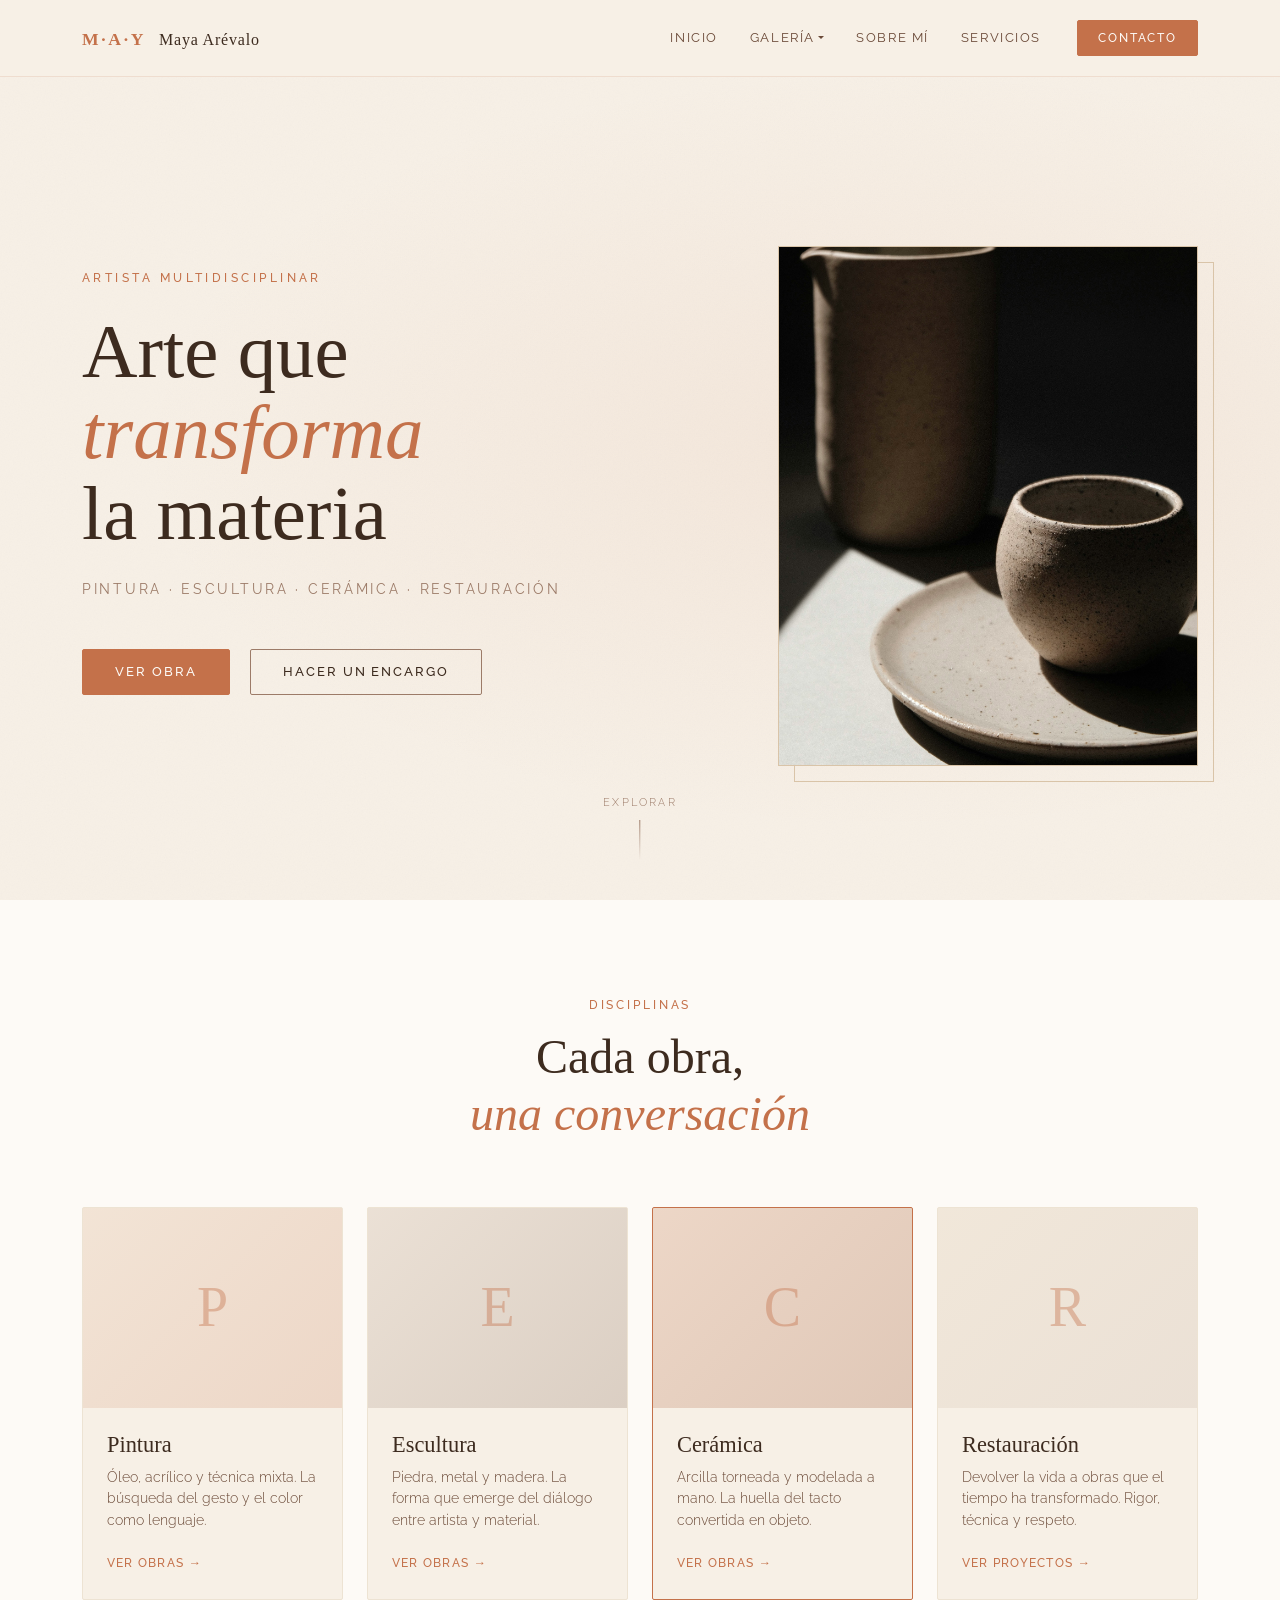
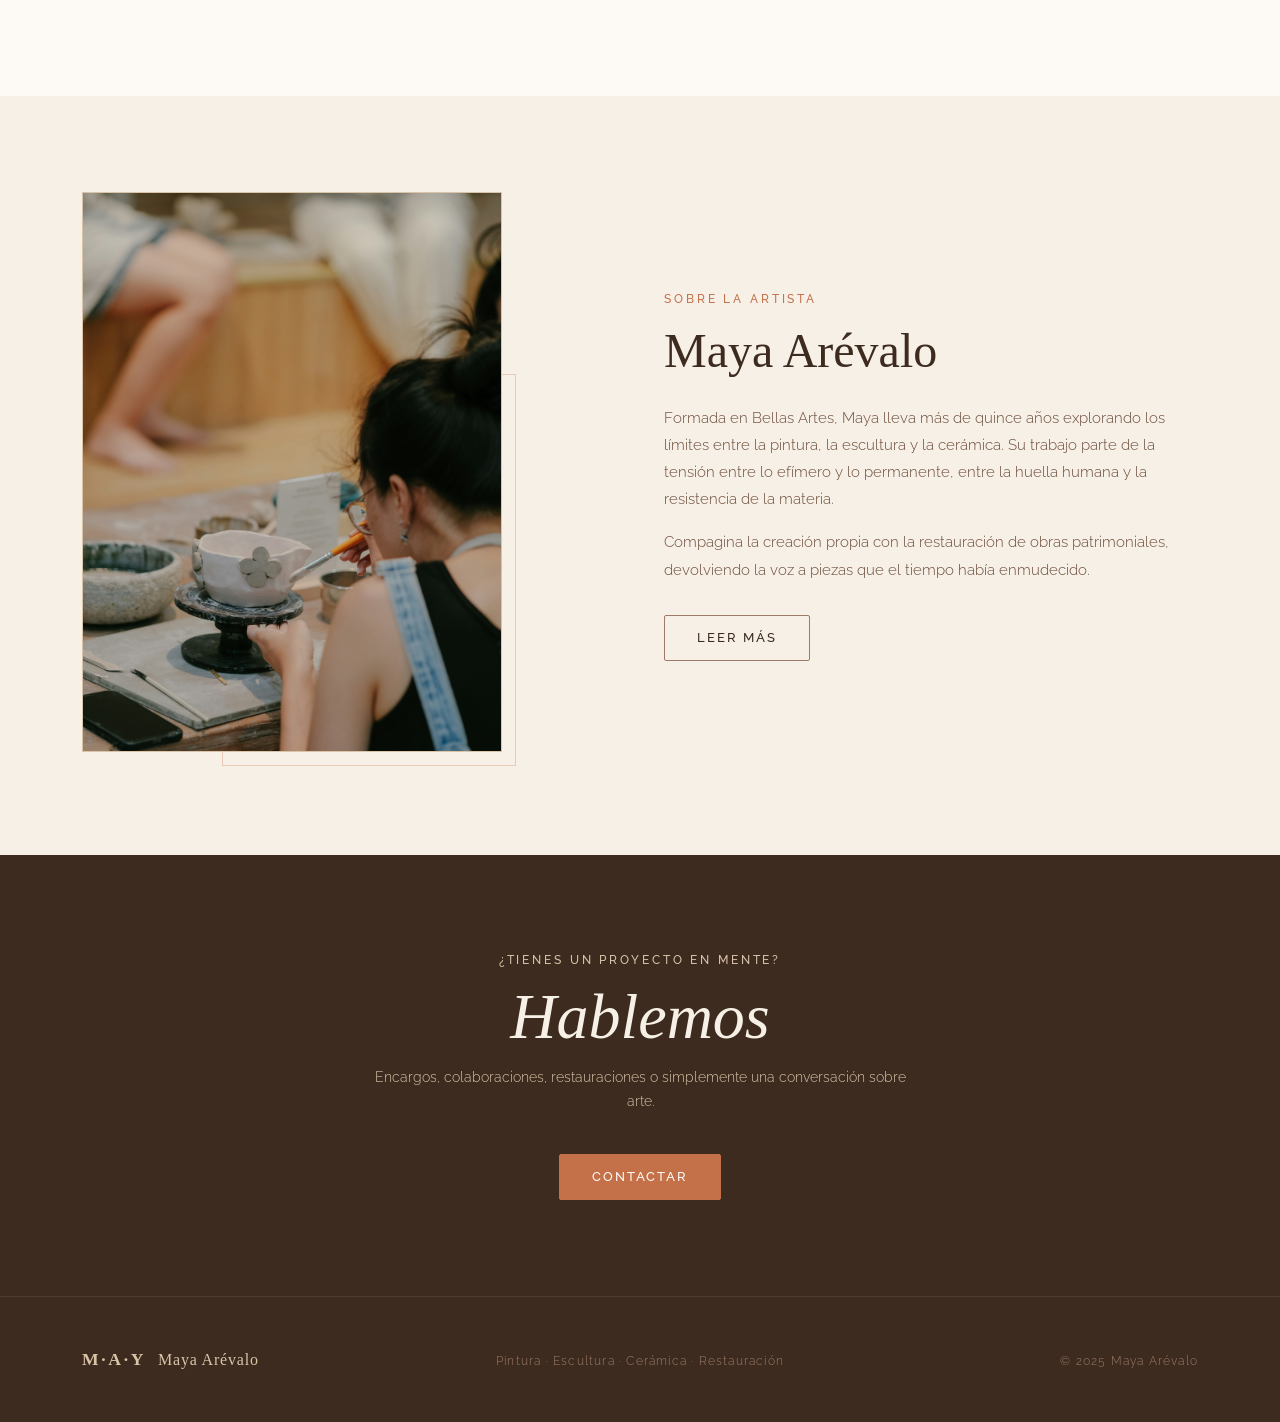
<file: www/index.html>
<!DOCTYPE html>
<html lang="es">
<head>
    <meta charset="UTF-8">
    <meta name="viewport" content="width=device-width, initial-scale=1.0">
    <title>Maya Arévalo — Artista Multidisciplinar</title>

    <!-- Bootstrap 5 -->
    <link href="https://cdn.jsdelivr.net/npm/bootstrap@5.3.3/dist/css/bootstrap.min.css" rel="stylesheet">
    <!-- Google Fonts -->
    <link href="https://fonts.googleapis.com/css2?family=Cormorant+Garant:ital,wght@0,300;0,400;0,600;1,300;1,400&family=Raleway:wght@300;400;500&display=swap" rel="stylesheet">
    <!-- Custom CSS -->
    <link href="assets/css/styles.css" rel="stylesheet">
</head>
<body>

    <!-- ═══════════════════════════════════════════
         NAVBAR
    ═══════════════════════════════════════════ -->
    <nav class="navbar navbar-expand-lg navbar-light fixed-top" id="mainNav">
        <div class="container">
            <a class="navbar-brand" href="index.html">
                <span class="brand-initials">M·A·Y</span>
                <span class="brand-name">Maya Arévalo</span>
            </a>
            <button class="navbar-toggler border-0" type="button" data-bs-toggle="collapse" data-bs-target="#navMenu">
                <span class="navbar-toggler-icon"></span>
            </button>
            <div class="collapse navbar-collapse" id="navMenu">
                <ul class="navbar-nav ms-auto align-items-lg-center gap-lg-2">
                    <li class="nav-item"><a class="nav-link" href="index.html">Inicio</a></li>
                    <li class="nav-item dropdown">
                        <a class="nav-link dropdown-toggle" href="#" data-bs-toggle="dropdown">Galería</a>
                        <ul class="dropdown-menu">
                            <li><a class="dropdown-item" href="galeria/pintura.html">Pintura</a></li>
                            <li><a class="dropdown-item" href="galeria/escultura.html">Escultura</a></li>
                            <li><a class="dropdown-item" href="galeria/ceramica.html">Cerámica</a></li>
                            <li><a class="dropdown-item" href="galeria/restauracion.html">Restauración</a></li>
                        </ul>
                    </li>
                    <li class="nav-item"><a class="nav-link" href="sobre-mi.html">Sobre mí</a></li>
                    <li class="nav-item"><a class="nav-link" href="servicios.html">Servicios</a></li>
                    <li class="nav-item ms-lg-3">
                        <a class="btn btn-contacto" href="contacto.html">Contacto</a>
                    </li>
                </ul>
            </div>
        </div>
    </nav>

    <!-- ═══════════════════════════════════════════
         HERO
    ═══════════════════════════════════════════ -->
    <section class="hero-section d-flex align-items-center">
        <div class="hero-texture"></div>
        <div class="container position-relative">
            <div class="row align-items-center min-vh-100">
                <div class="col-lg-7 hero-content">
                    <p class="hero-eyebrow">Artista Multidisciplinar</p>
                    <h1 class="hero-title">
                        Arte que<br>
                        <em>transforma</em><br>
                        la materia
                    </h1>
                    <p class="hero-subtitle">
                        Pintura · Escultura · Cerámica · Restauración
                    </p>
                    <div class="hero-actions mt-5">
                        <a href="#disciplinas" class="btn btn-primary-custom me-3">Ver obra</a>
                        <a href="contacto.html" class="btn btn-outline-custom">Hacer un encargo</a>
                    </div>
                </div>
                <div class="col-lg-5 d-none d-lg-flex justify-content-end">
                    <div class="hero-image-placeholder">
                        <div class="placeholder-inner">
                            <img src="assets/img/obras_001.jpg" 
                                alt="Obra destacada de Maya Arévalo" 
                                class="img-fluid w-100 h-100" 
                                style="object-fit: cover; object-position: center;">
                        </div>
                    </div>
                </div>
            </div>
        </div>
        <a href="#disciplinas" class="scroll-hint">
            <span>Explorar</span>
            <div class="scroll-line"></div>
        </a>
    </section>

    <!-- ═══════════════════════════════════════════
         DISCIPLINAS
    ═══════════════════════════════════════════ -->
    <section class="disciplinas-section py-6" id="disciplinas">
        <div class="container">
            <div class="section-header text-center mb-6">
                <p class="section-label">Disciplinas</p>
                <h2 class="section-title">Cada obra,<br><em>una conversación</em></h2>
            </div>
            <div class="row g-4">

                <div class="col-md-6 col-lg-3">
                    <a href="galeria/pintura.html" class="disciplina-card">
                        <div class="disciplina-img disciplina-pintura">
                            <div class="disciplina-img-placeholder">P</div>
                        </div>
                        <div class="disciplina-body">
                            <h3 class="disciplina-title">Pintura</h3>
                            <p class="disciplina-text">Óleo, acrílico y técnica mixta. La búsqueda del gesto y el color como lenguaje.</p>
                            <span class="disciplina-link">Ver obras →</span>
                        </div>
                    </a>
                </div>

                <div class="col-md-6 col-lg-3">
                    <a href="galeria/escultura.html" class="disciplina-card">
                        <div class="disciplina-img disciplina-escultura">
                            <div class="disciplina-img-placeholder">E</div>
                        </div>
                        <div class="disciplina-body">
                            <h3 class="disciplina-title">Escultura</h3>
                            <p class="disciplina-text">Piedra, metal y madera. La forma que emerge del diálogo entre artista y material.</p>
                            <span class="disciplina-link">Ver obras →</span>
                        </div>
                    </a>
                </div>

                <div class="col-md-6 col-lg-3">
                    <a href="galeria/ceramica.html" class="disciplina-card disciplina-card--featured">
                        <div class="disciplina-img disciplina-ceramica">
                            <div class="disciplina-img-placeholder">C</div>
                        </div>
                        <div class="disciplina-body">
                            <h3 class="disciplina-title">Cerámica</h3>
                            <p class="disciplina-text">Arcilla torneada y modelada a mano. La huella del tacto convertida en objeto.</p>
                            <span class="disciplina-link">Ver obras →</span>
                        </div>
                    </a>
                </div>

                <div class="col-md-6 col-lg-3">
                    <a href="galeria/restauracion.html" class="disciplina-card">
                        <div class="disciplina-img disciplina-restauracion">
                            <div class="disciplina-img-placeholder">R</div>
                        </div>
                        <div class="disciplina-body">
                            <h3 class="disciplina-title">Restauración</h3>
                            <p class="disciplina-text">Devolver la vida a obras que el tiempo ha transformado. Rigor, técnica y respeto.</p>
                            <span class="disciplina-link">Ver proyectos →</span>
                        </div>
                    </a>
                </div>

            </div>
        </div>
    </section>

    <!-- ═══════════════════════════════════════════
         SOBRE LA ARTISTA (breve)
    ═══════════════════════════════════════════ -->
    <section class="sobre-section py-6">
        <div class="container">
            <div class="row align-items-center g-5">
                <div class="col-lg-5">
                    <div class="sobre-image-wrap">
                        <div class="sobre-image-placeholder">
                            <img src="assets/img/artista_001.jpg" 
                                alt="Maya Arévalo, artista multidisciplinar" 
                                class="img-fluid w-100" 
                                style="object-fit: cover; object-position: top; aspect-ratio: 3/4;">
                        </div>
                        <div class="sobre-deco"></div>
                    </div>
                </div>
                <div class="col-lg-6 offset-lg-1">
                    <p class="section-label">Sobre la artista</p>
                    <h2 class="section-title mb-4">Maya Arévalo</h2>
                    <p class="sobre-text">
                        Formada en Bellas Artes, Maya lleva más de quince años explorando los límites entre la pintura, la escultura y la cerámica. Su trabajo parte de la tensión entre lo efímero y lo permanente, entre la huella humana y la resistencia de la materia.
                    </p>
                    <p class="sobre-text">
                        Compagina la creación propia con la restauración de obras patrimoniales, devolviendo la voz a piezas que el tiempo había enmudecido.
                    </p>
                    <a href="sobre-mi.html" class="btn btn-outline-custom mt-3">Leer más</a>
                </div>
            </div>
        </div>
    </section>

    <!-- ═══════════════════════════════════════════
         CTA CONTACTO
    ═══════════════════════════════════════════ -->
    <section class="cta-section py-6">
        <div class="container">
            <div class="cta-inner text-center">
                <p class="section-label">¿Tienes un proyecto en mente?</p>
                <h2 class="cta-title">Hablemos</h2>
                <p class="cta-text">Encargos, colaboraciones, restauraciones o simplemente una conversación sobre arte.</p>
                <a href="contacto.html" class="btn btn-primary-custom btn-lg mt-4">Contactar</a>
            </div>
        </div>
    </section>

    <!-- ═══════════════════════════════════════════
         FOOTER
    ═══════════════════════════════════════════ -->
    <footer class="site-footer py-5">
        <div class="container">
            <div class="row align-items-center">
                <div class="col-md-4 mb-3 mb-md-0">
                    <span class="brand-initials">M·A·Y</span>
                    <span class="brand-name ms-2">Maya Arévalo</span>
                </div>
                <div class="col-md-4 text-center mb-3 mb-md-0">
                    <small class="footer-copy">Pintura · Escultura · Cerámica · Restauración</small>
                </div>
                <div class="col-md-4 text-md-end">
                    <small class="footer-copy">© 2025 Maya Arévalo</small>
                </div>
            </div>
        </div>
    </footer>

    <!-- Bootstrap 5 JS -->
    <script src="https://cdn.jsdelivr.net/npm/bootstrap@5.3.3/dist/js/bootstrap.bundle.min.js"></script>
    <script src="assets/js/main.js"></script>
</body>
</html>
</file>
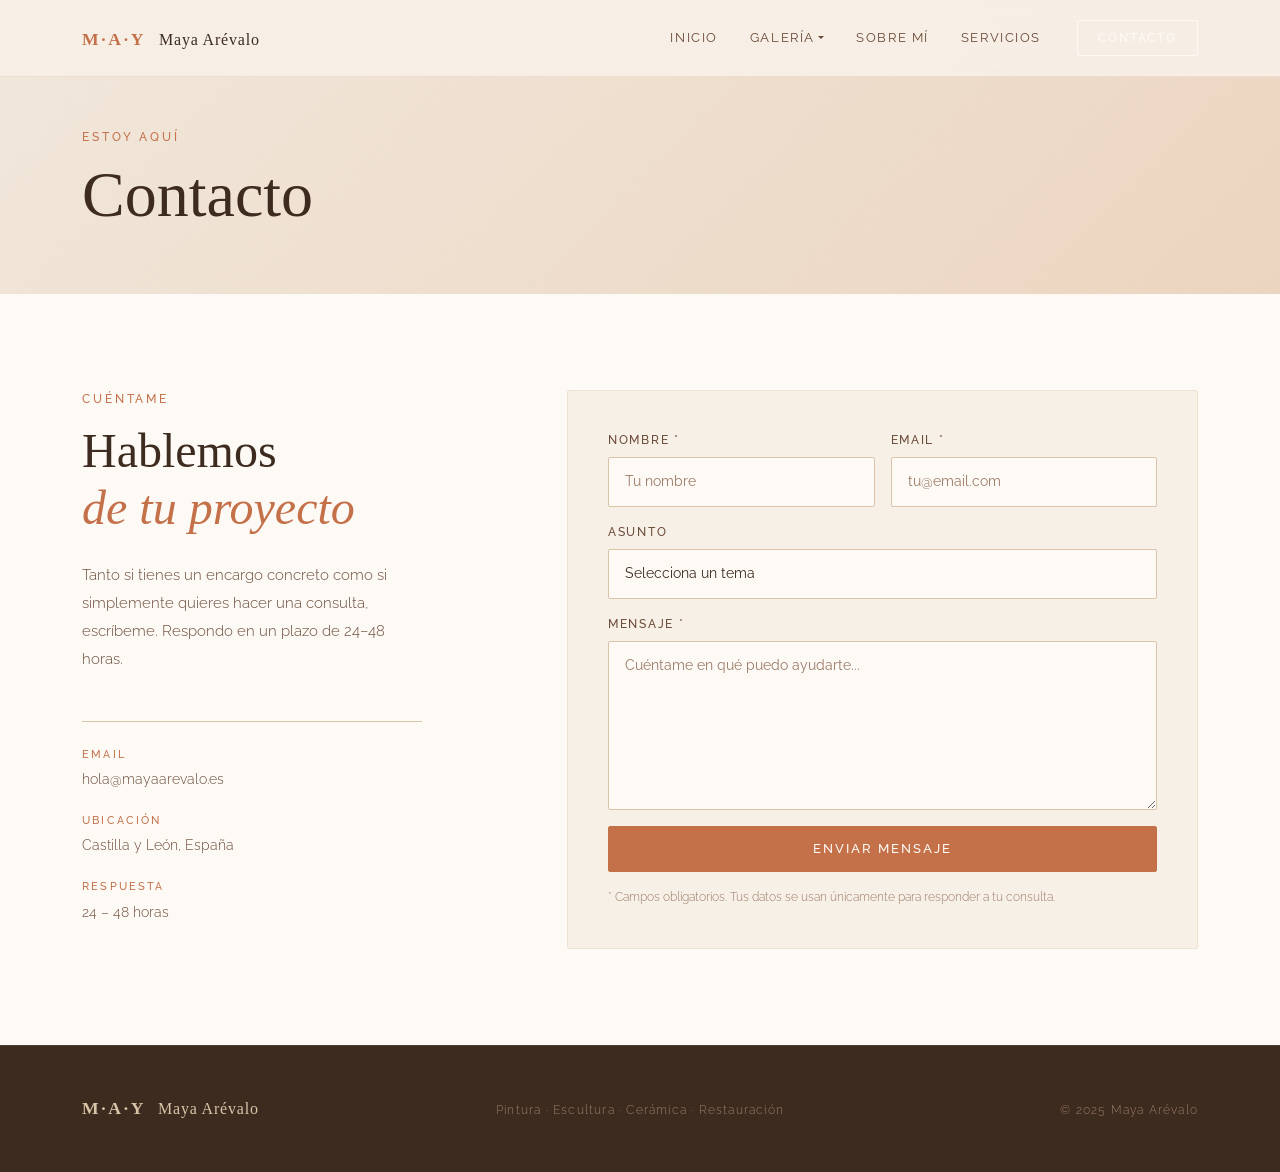
<file: www/contacto.html>
<!DOCTYPE html>
<html lang="es">
<head>
    <meta charset="UTF-8">
    <meta name="viewport" content="width=device-width, initial-scale=1.0">
    <title>Contacto — Maya Arévalo</title>
    <link href="https://cdn.jsdelivr.net/npm/bootstrap@5.3.3/dist/css/bootstrap.min.css" rel="stylesheet">
    <link href="https://fonts.googleapis.com/css2?family=Cormorant+Garant:ital,wght@0,300;0,400;0,600;1,300;1,400&family=Raleway:wght@300;400;500&display=swap" rel="stylesheet">
    <link href="assets/css/styles.css" rel="stylesheet">
    <link href="assets/css/interior.css" rel="stylesheet">
</head>
<body>

    <nav class="navbar navbar-expand-lg navbar-light fixed-top" id="mainNav">
        <div class="container">
            <a class="navbar-brand" href="index.html">
                <span class="brand-initials">M·A·Y</span>
                <span class="brand-name">Maya Arévalo</span>
            </a>
            <button class="navbar-toggler border-0" type="button" data-bs-toggle="collapse" data-bs-target="#navMenu">
                <span class="navbar-toggler-icon"></span>
            </button>
            <div class="collapse navbar-collapse" id="navMenu">
                <ul class="navbar-nav ms-auto align-items-lg-center gap-lg-2">
                    <li class="nav-item"><a class="nav-link" href="index.html">Inicio</a></li>
                    <li class="nav-item dropdown">
                        <a class="nav-link dropdown-toggle" href="#" data-bs-toggle="dropdown">Galería</a>
                        <ul class="dropdown-menu">
                            <li><a class="dropdown-item" href="galeria/pintura.html">Pintura</a></li>
                            <li><a class="dropdown-item" href="galeria/escultura.html">Escultura</a></li>
                            <li><a class="dropdown-item" href="galeria/ceramica.html">Cerámica</a></li>
                            <li><a class="dropdown-item" href="galeria/restauracion.html">Restauración</a></li>
                        </ul>
                    </li>
                    <li class="nav-item"><a class="nav-link" href="sobre-mi.html">Sobre mí</a></li>
                    <li class="nav-item"><a class="nav-link" href="servicios.html">Servicios</a></li>
                    <li class="nav-item ms-lg-3">
                        <a class="btn btn-contacto active" href="contacto.html">Contacto</a>
                    </li>
                </ul>
            </div>
        </div>
    </nav>

    <!-- CABECERA -->
    <header class="interior-header interior-header--contacto">
        <div class="interior-header-texture"></div>
        <div class="container position-relative">
            <div class="interior-header-inner">
                <p class="section-label">Estoy aquí</p>
                <h1 class="interior-title">Contacto</h1>
            </div>
        </div>
    </header>

    <!-- CONTACTO PRINCIPAL -->
    <section class="py-6">
        <div class="container">
            <div class="row g-5 align-items-start">

                <!-- Columna izquierda: info -->
                <div class="col-lg-4">
                    <p class="section-label">Cuéntame</p>
                    <h2 class="section-title mb-4">Hablemos<br><em>de tu proyecto</em></h2>
                    <p class="bio-text">Tanto si tienes un encargo concreto como si simplemente quieres hacer una consulta, escríbeme. Respondo en un plazo de 24–48 horas.</p>

                    <div class="contacto-info mt-5">
                        <div class="contacto-info-item">
                            <span class="contacto-info-label">Email</span>
                            <a href="mailto:hola@mayaarevalo.es" class="contacto-info-val">hola@mayaarevalo.es</a>
                        </div>
                        <div class="contacto-info-item">
                            <span class="contacto-info-label">Ubicación</span>
                            <span class="contacto-info-val">Castilla y León, España</span>
                        </div>
                        <div class="contacto-info-item">
                            <span class="contacto-info-label">Respuesta</span>
                            <span class="contacto-info-val">24 – 48 horas</span>
                        </div>
                    </div>
                </div>

                <!-- Columna derecha: formulario -->
                <div class="col-lg-7 offset-lg-1">
                    <div class="contacto-form-wrap">

                        <!-- Mensaje de éxito (oculto por defecto) -->
                        <div id="formSuccess" class="form-success d-none">
                            <h3 class="form-success-title">¡Mensaje enviado!</h3>
                            <p class="form-success-text">Gracias por escribirme. Te responderé en un plazo de 24–48 horas.</p>
                        </div>

                        <!-- Formulario (Netlify Forms listo para producción) -->
                        <form id="contactoForm" name="contacto" method="POST" data-netlify="true" netlify-honeypot="bot-field" novalidate>
                            <input type="hidden" name="form-name" value="contacto">
                            <input type="hidden" name="bot-field" style="display:none">

                            <div class="row g-3">
                                <div class="col-md-6">
                                    <div class="form-group-custom">
                                        <label class="form-label-custom" for="nombre">Nombre *</label>
                                        <input type="text" id="nombre" name="nombre" class="form-control-custom" placeholder="Tu nombre" required>
                                    </div>
                                </div>
                                <div class="col-md-6">
                                    <div class="form-group-custom">
                                        <label class="form-label-custom" for="email">Email *</label>
                                        <input type="email" id="email" name="email" class="form-control-custom" placeholder="tu@email.com" required>
                                    </div>
                                </div>
                                <div class="col-12">
                                    <div class="form-group-custom">
                                        <label class="form-label-custom" for="asunto">Asunto</label>
                                        <select id="asunto" name="asunto" class="form-control-custom">
                                            <option value="" disabled selected>Selecciona un tema</option>
                                            <option value="encargo">Encargo artístico</option>
                                            <option value="restauracion">Restauración de obra</option>
                                            <option value="taller">Talleres y clases</option>
                                            <option value="colaboracion">Colaboración</option>
                                            <option value="otro">Otro</option>
                                        </select>
                                    </div>
                                </div>
                                <div class="col-12">
                                    <div class="form-group-custom">
                                        <label class="form-label-custom" for="mensaje">Mensaje *</label>
                                        <textarea id="mensaje" name="mensaje" class="form-control-custom" rows="6" placeholder="Cuéntame en qué puedo ayudarte..." required></textarea>
                                    </div>
                                </div>
                                <div class="col-12 mt-2">
                                    <button type="submit" class="btn btn-primary-custom w-100" id="submitBtn">
                                        Enviar mensaje
                                    </button>
                                </div>
                                <div class="col-12">
                                    <p class="form-note">* Campos obligatorios. Tus datos se usan únicamente para responder a tu consulta.</p>
                                </div>
                            </div>
                        </form>

                    </div>
                </div>

            </div>
        </div>
    </section>

    <footer class="site-footer py-5">
        <div class="container">
            <div class="row align-items-center">
                <div class="col-md-4 mb-3 mb-md-0">
                    <span class="brand-initials">M·A·Y</span>
                    <span class="brand-name ms-2">Maya Arévalo</span>
                </div>
                <div class="col-md-4 text-center mb-3 mb-md-0">
                    <small class="footer-copy">Pintura · Escultura · Cerámica · Restauración</small>
                </div>
                <div class="col-md-4 text-md-end">
                    <small class="footer-copy">© 2025 Maya Arévalo</small>
                </div>
            </div>
        </div>
    </footer>

    <script src="https://cdn.jsdelivr.net/npm/bootstrap@5.3.3/dist/js/bootstrap.bundle.min.js"></script>
    <script src="assets/js/main.js"></script>
    <script src="assets/js/contacto.js"></script>
</body>
</html>
</file>
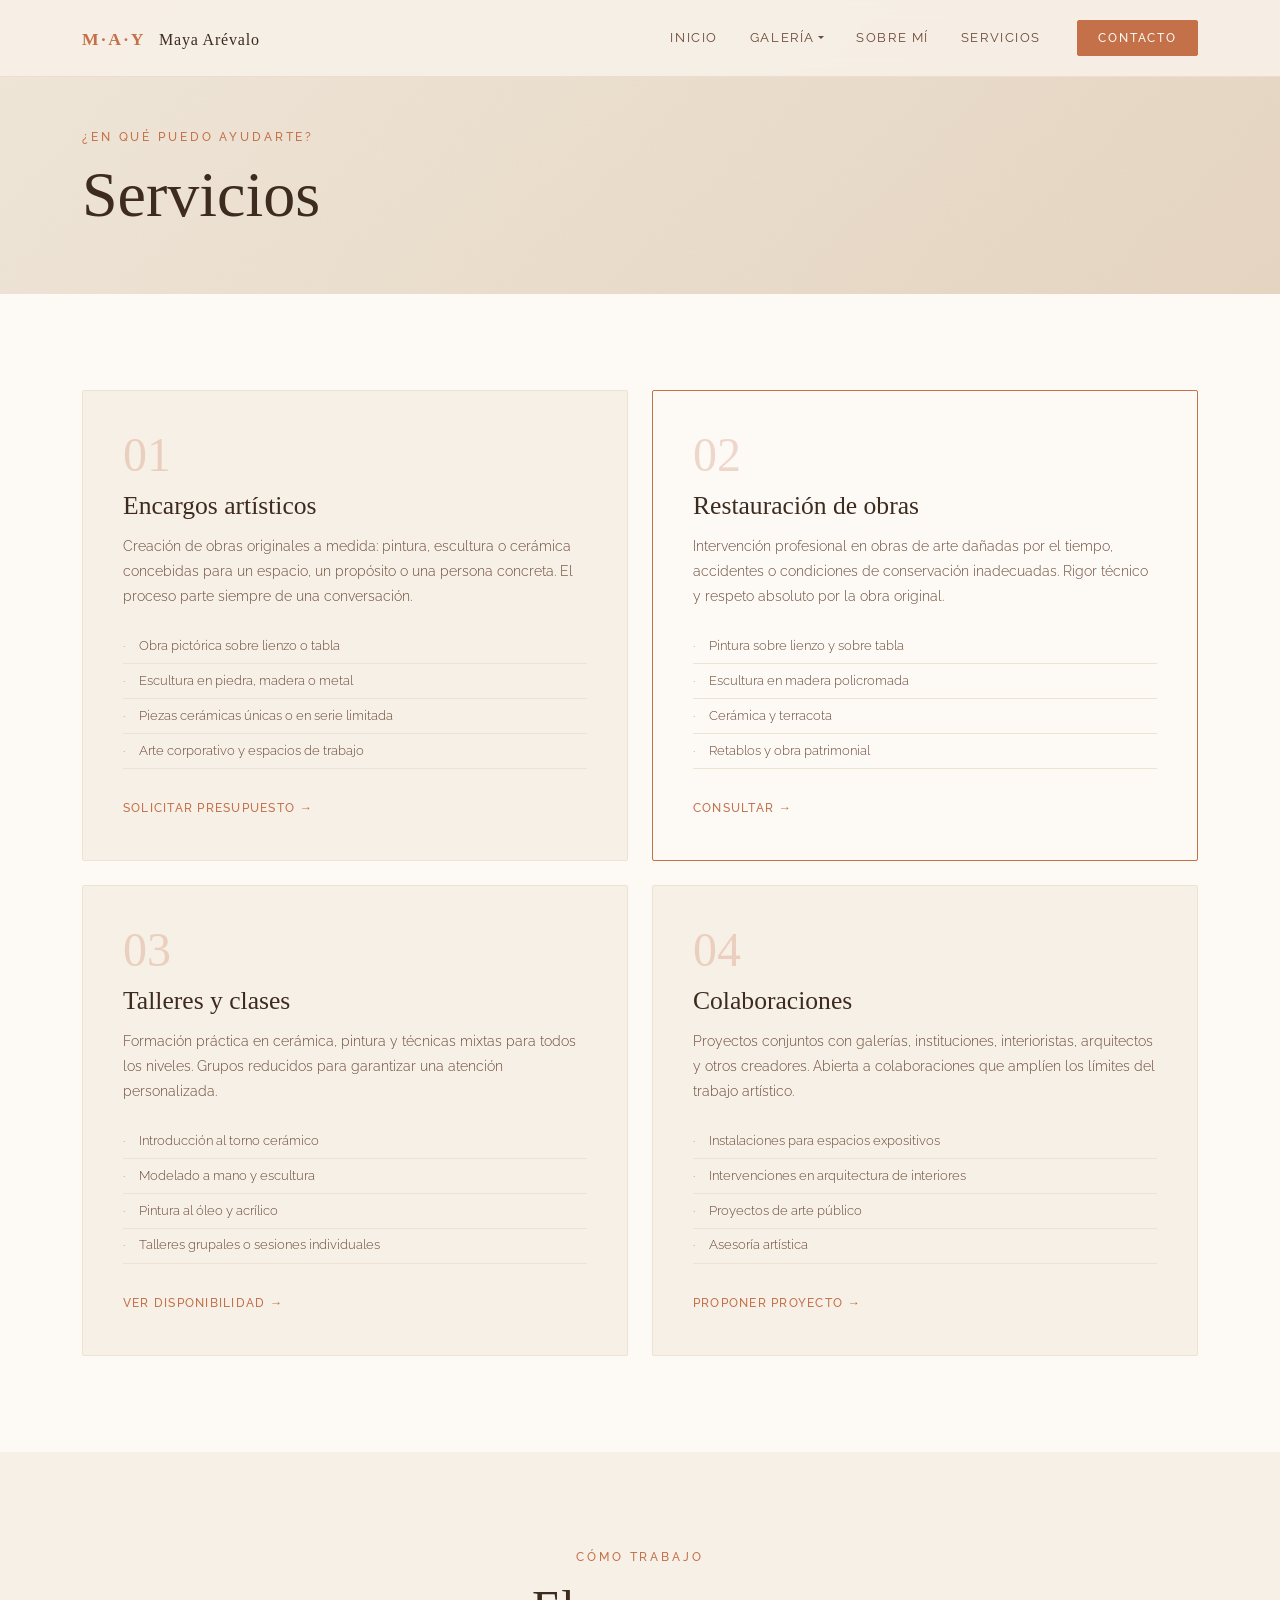
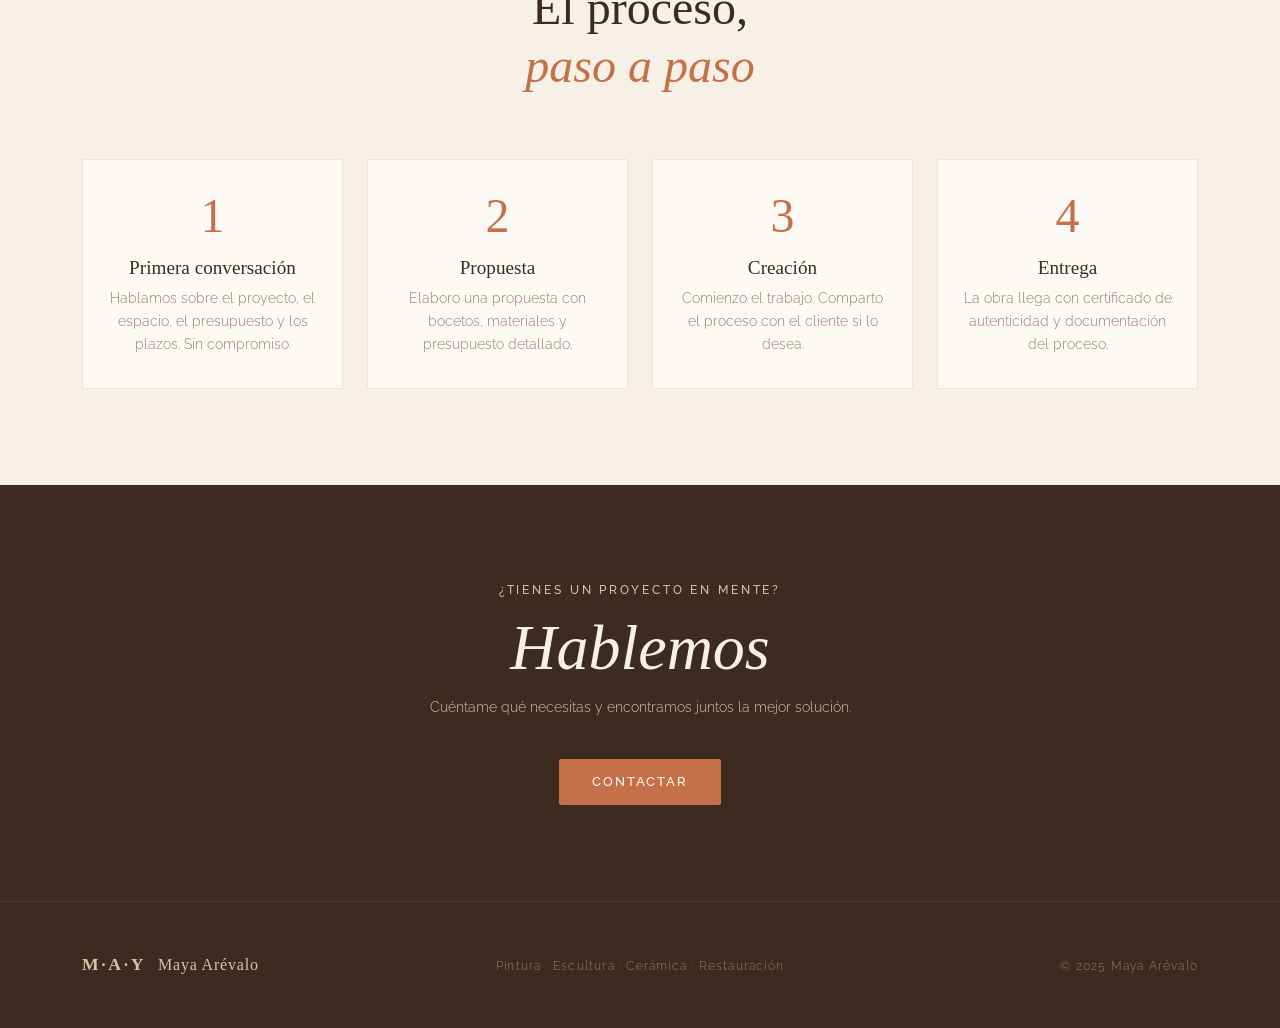
<file: www/servicios.html>
<!DOCTYPE html>
<html lang="es">
<head>
    <meta charset="UTF-8">
    <meta name="viewport" content="width=device-width, initial-scale=1.0">
    <title>Servicios — Maya Arévalo</title>
    <link href="https://cdn.jsdelivr.net/npm/bootstrap@5.3.3/dist/css/bootstrap.min.css" rel="stylesheet">
    <link href="https://fonts.googleapis.com/css2?family=Cormorant+Garant:ital,wght@0,300;0,400;0,600;1,300;1,400&family=Raleway:wght@300;400;500&display=swap" rel="stylesheet">
    <link href="assets/css/styles.css" rel="stylesheet">
    <link href="assets/css/interior.css" rel="stylesheet">
</head>
<body>

    <nav class="navbar navbar-expand-lg navbar-light fixed-top" id="mainNav">
        <div class="container">
            <a class="navbar-brand" href="index.html">
                <span class="brand-initials">M·A·Y</span>
                <span class="brand-name">Maya Arévalo</span>
            </a>
            <button class="navbar-toggler border-0" type="button" data-bs-toggle="collapse" data-bs-target="#navMenu">
                <span class="navbar-toggler-icon"></span>
            </button>
            <div class="collapse navbar-collapse" id="navMenu">
                <ul class="navbar-nav ms-auto align-items-lg-center gap-lg-2">
                    <li class="nav-item"><a class="nav-link" href="index.html">Inicio</a></li>
                    <li class="nav-item dropdown">
                        <a class="nav-link dropdown-toggle" href="#" data-bs-toggle="dropdown">Galería</a>
                        <ul class="dropdown-menu">
                            <li><a class="dropdown-item" href="galeria/pintura.html">Pintura</a></li>
                            <li><a class="dropdown-item" href="galeria/escultura.html">Escultura</a></li>
                            <li><a class="dropdown-item" href="galeria/ceramica.html">Cerámica</a></li>
                            <li><a class="dropdown-item" href="galeria/restauracion.html">Restauración</a></li>
                        </ul>
                    </li>
                    <li class="nav-item"><a class="nav-link" href="sobre-mi.html">Sobre mí</a></li>
                    <li class="nav-item"><a class="nav-link active" href="servicios.html">Servicios</a></li>
                    <li class="nav-item ms-lg-3">
                        <a class="btn btn-contacto" href="contacto.html">Contacto</a>
                    </li>
                </ul>
            </div>
        </div>
    </nav>

    <!-- CABECERA -->
    <header class="interior-header interior-header--servicios">
        <div class="interior-header-texture"></div>
        <div class="container position-relative">
            <div class="interior-header-inner">
                <p class="section-label">¿En qué puedo ayudarte?</p>
                <h1 class="interior-title">Servicios</h1>
            </div>
        </div>
    </header>

    <!-- SERVICIOS PRINCIPALES -->
    <section class="py-6">
        <div class="container">
            <div class="row g-4">

                <!-- Encargos artísticos -->
                <div class="col-lg-6">
                    <div class="servicio-card">
                        <div class="servicio-num">01</div>
                        <h3 class="servicio-titulo">Encargos artísticos</h3>
                        <p class="servicio-texto">Creación de obras originales a medida: pintura, escultura o cerámica concebidas para un espacio, un propósito o una persona concreta. El proceso parte siempre de una conversación.</p>
                        <ul class="servicio-lista">
                            <li>Obra pictórica sobre lienzo o tabla</li>
                            <li>Escultura en piedra, madera o metal</li>
                            <li>Piezas cerámicas únicas o en serie limitada</li>
                            <li>Arte corporativo y espacios de trabajo</li>
                        </ul>
                        <a href="contacto.html" class="servicio-link">Solicitar presupuesto →</a>
                    </div>
                </div>

                <!-- Restauración -->
                <div class="col-lg-6">
                    <div class="servicio-card servicio-card--featured">
                        <div class="servicio-num">02</div>
                        <h3 class="servicio-titulo">Restauración de obras</h3>
                        <p class="servicio-texto">Intervención profesional en obras de arte dañadas por el tiempo, accidentes o condiciones de conservación inadecuadas. Rigor técnico y respeto absoluto por la obra original.</p>
                        <ul class="servicio-lista">
                            <li>Pintura sobre lienzo y sobre tabla</li>
                            <li>Escultura en madera policromada</li>
                            <li>Cerámica y terracota</li>
                            <li>Retablos y obra patrimonial</li>
                        </ul>
                        <a href="contacto.html" class="servicio-link">Consultar →</a>
                    </div>
                </div>

                <!-- Talleres -->
                <div class="col-lg-6">
                    <div class="servicio-card">
                        <div class="servicio-num">03</div>
                        <h3 class="servicio-titulo">Talleres y clases</h3>
                        <p class="servicio-texto">Formación práctica en cerámica, pintura y técnicas mixtas para todos los niveles. Grupos reducidos para garantizar una atención personalizada.</p>
                        <ul class="servicio-lista">
                            <li>Introducción al torno cerámico</li>
                            <li>Modelado a mano y escultura</li>
                            <li>Pintura al óleo y acrílico</li>
                            <li>Talleres grupales o sesiones individuales</li>
                        </ul>
                        <a href="contacto.html" class="servicio-link">Ver disponibilidad →</a>
                    </div>
                </div>

                <!-- Colaboraciones -->
                <div class="col-lg-6">
                    <div class="servicio-card">
                        <div class="servicio-num">04</div>
                        <h3 class="servicio-titulo">Colaboraciones</h3>
                        <p class="servicio-texto">Proyectos conjuntos con galerías, instituciones, interioristas, arquitectos y otros creadores. Abierta a colaboraciones que amplíen los límites del trabajo artístico.</p>
                        <ul class="servicio-lista">
                            <li>Instalaciones para espacios expositivos</li>
                            <li>Intervenciones en arquitectura de interiores</li>
                            <li>Proyectos de arte público</li>
                            <li>Asesoría artística</li>
                        </ul>
                        <a href="contacto.html" class="servicio-link">Proponer proyecto →</a>
                    </div>
                </div>

            </div>
        </div>
    </section>

    <!-- PROCESO DE TRABAJO -->
    <section class="py-6 bg-cream">
        <div class="container">
            <div class="text-center mb-6">
                <p class="section-label">Cómo trabajo</p>
                <h2 class="section-title">El proceso,<br><em>paso a paso</em></h2>
            </div>
            <div class="row g-4 justify-content-center">
                <div class="col-md-6 col-lg-3">
                    <div class="proceso-step">
                        <div class="proceso-num">1</div>
                        <h4 class="proceso-titulo">Primera conversación</h4>
                        <p class="proceso-texto">Hablamos sobre el proyecto, el espacio, el presupuesto y los plazos. Sin compromiso.</p>
                    </div>
                </div>
                <div class="col-md-6 col-lg-3">
                    <div class="proceso-step">
                        <div class="proceso-num">2</div>
                        <h4 class="proceso-titulo">Propuesta</h4>
                        <p class="proceso-texto">Elaboro una propuesta con bocetos, materiales y presupuesto detallado.</p>
                    </div>
                </div>
                <div class="col-md-6 col-lg-3">
                    <div class="proceso-step">
                        <div class="proceso-num">3</div>
                        <h4 class="proceso-titulo">Creación</h4>
                        <p class="proceso-texto">Comienzo el trabajo. Comparto el proceso con el cliente si lo desea.</p>
                    </div>
                </div>
                <div class="col-md-6 col-lg-3">
                    <div class="proceso-step">
                        <div class="proceso-num">4</div>
                        <h4 class="proceso-titulo">Entrega</h4>
                        <p class="proceso-texto">La obra llega con certificado de autenticidad y documentación del proceso.</p>
                    </div>
                </div>
            </div>
        </div>
    </section>

    <!-- CTA -->
    <section class="cta-section py-6">
        <div class="container">
            <div class="cta-inner text-center">
                <p class="section-label">¿Tienes un proyecto en mente?</p>
                <h2 class="cta-title">Hablemos</h2>
                <p class="cta-text">Cuéntame qué necesitas y encontramos juntos la mejor solución.</p>
                <a href="contacto.html" class="btn btn-primary-custom btn-lg mt-4">Contactar</a>
            </div>
        </div>
    </section>

    <footer class="site-footer py-5">
        <div class="container">
            <div class="row align-items-center">
                <div class="col-md-4 mb-3 mb-md-0">
                    <span class="brand-initials">M·A·Y</span>
                    <span class="brand-name ms-2">Maya Arévalo</span>
                </div>
                <div class="col-md-4 text-center mb-3 mb-md-0">
                    <small class="footer-copy">Pintura · Escultura · Cerámica · Restauración</small>
                </div>
                <div class="col-md-4 text-md-end">
                    <small class="footer-copy">© 2025 Maya Arévalo</small>
                </div>
            </div>
        </div>
    </footer>

    <script src="https://cdn.jsdelivr.net/npm/bootstrap@5.3.3/dist/js/bootstrap.bundle.min.js"></script>
    <script src="assets/js/main.js"></script>
</body>
</html>
</file>
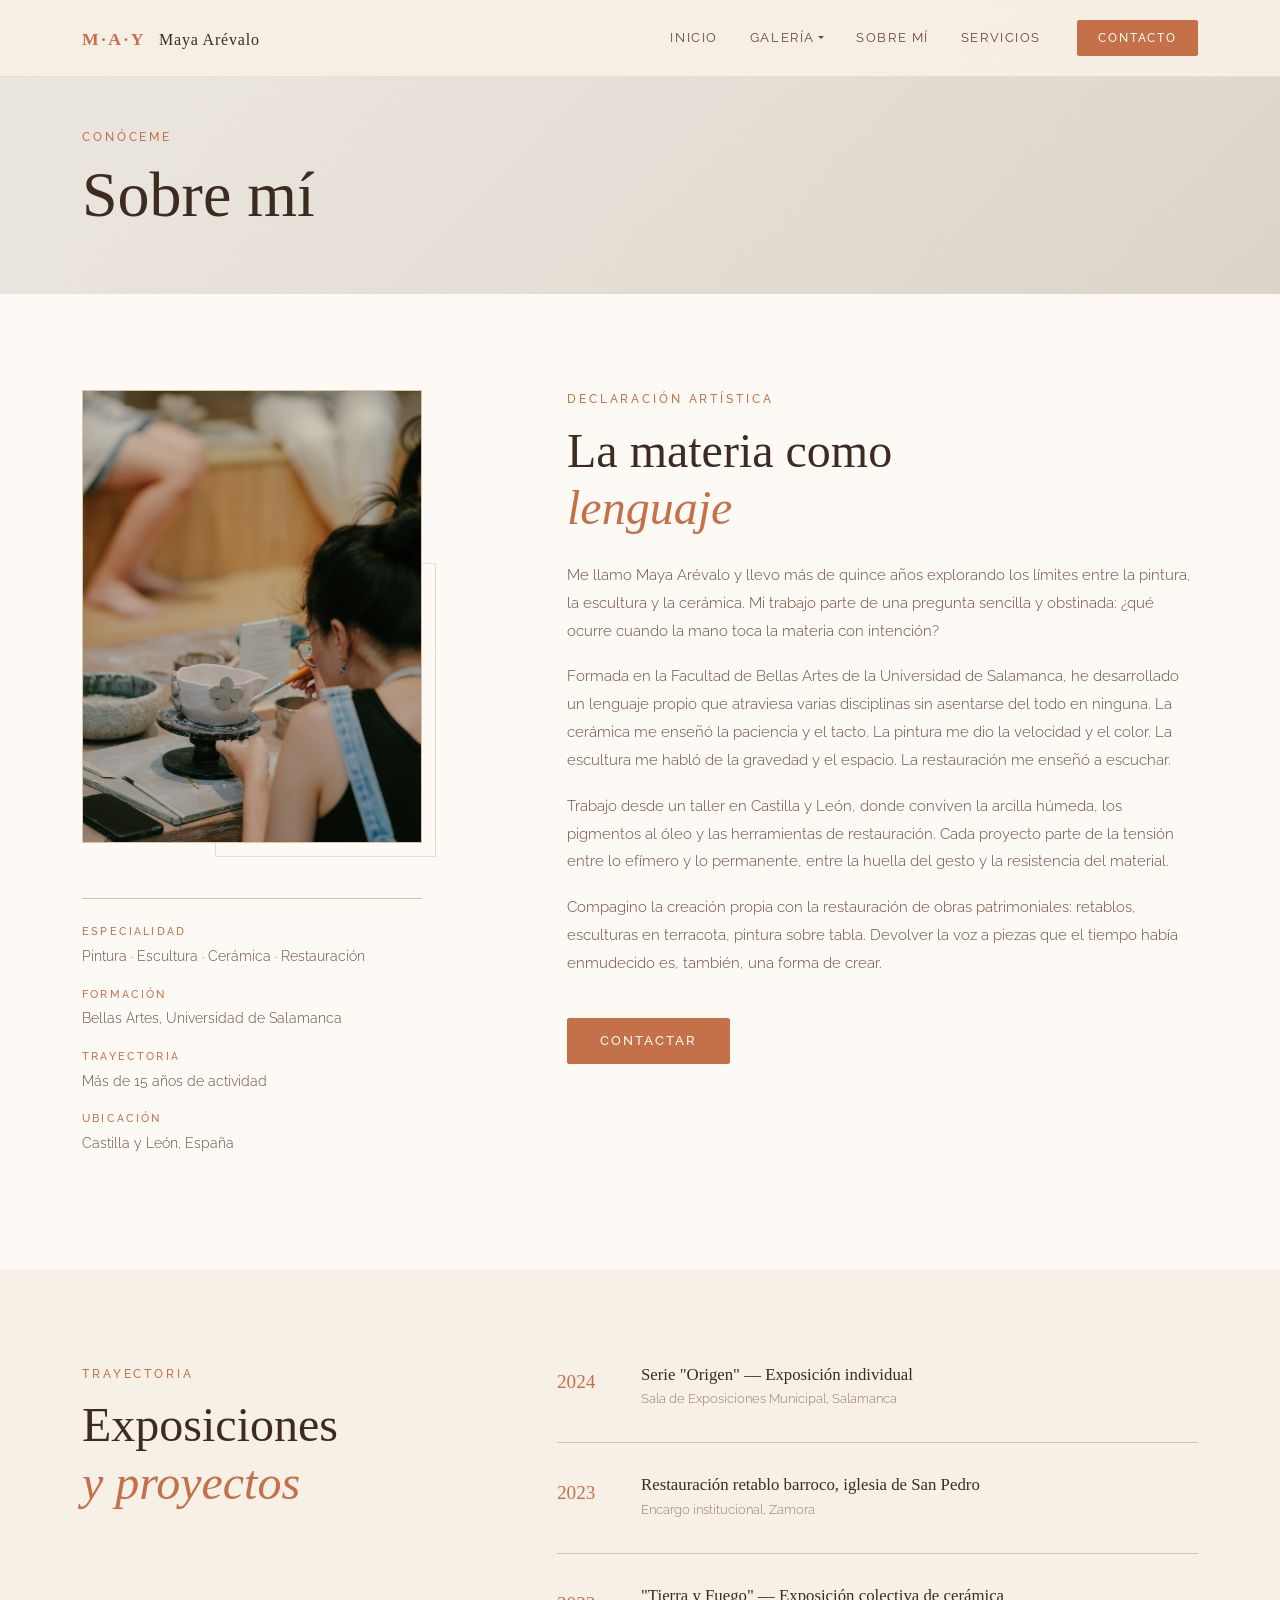
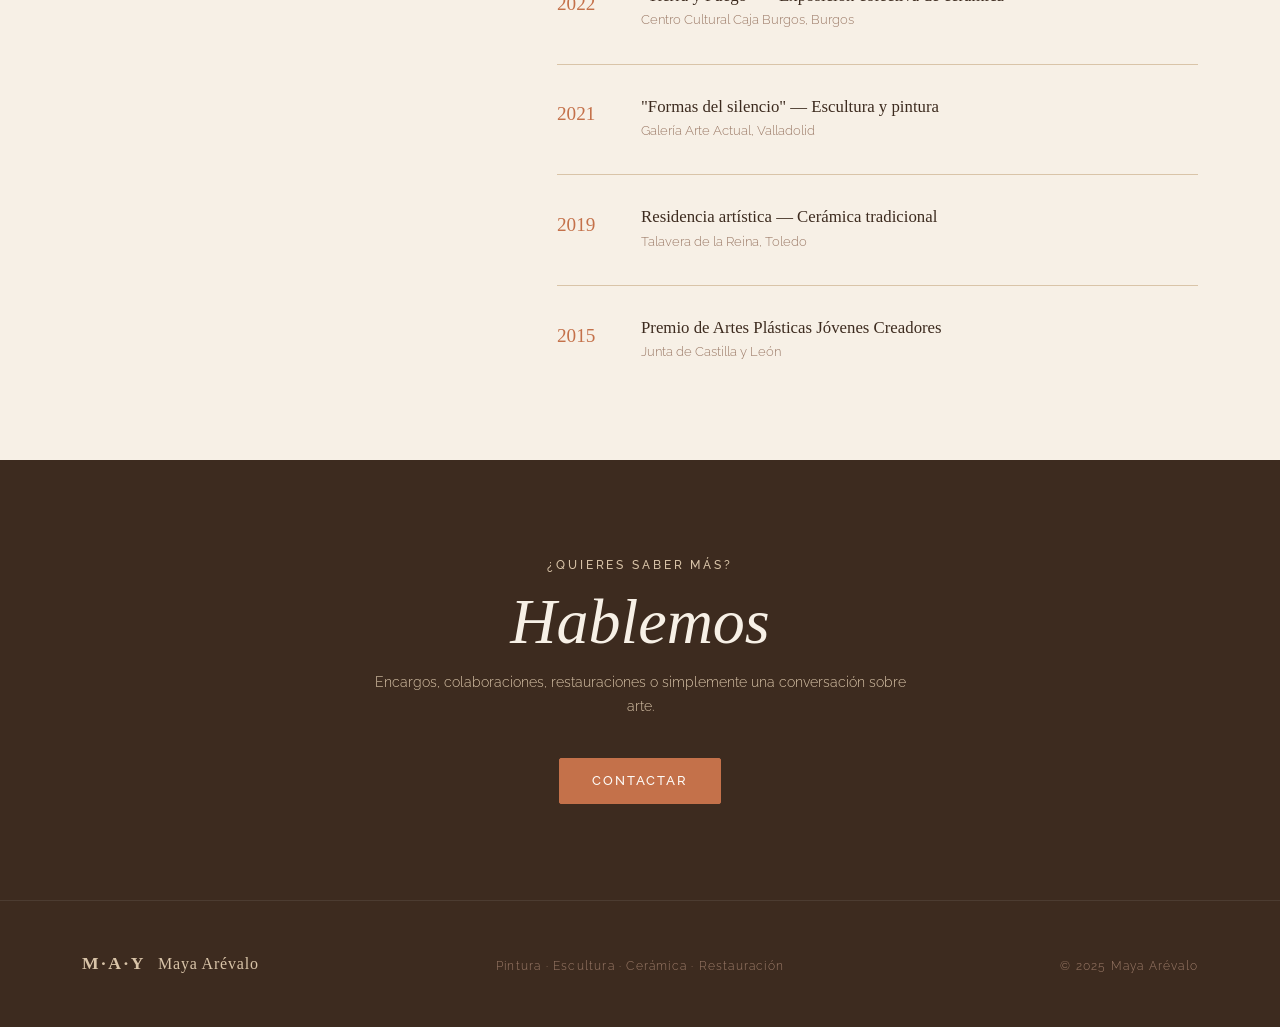
<file: www/sobre-mi.html>
<!DOCTYPE html>
<html lang="es">
<head>
    <meta charset="UTF-8">
    <meta name="viewport" content="width=device-width, initial-scale=1.0">
    <title>Sobre mí — Maya Arévalo</title>
    <link href="https://cdn.jsdelivr.net/npm/bootstrap@5.3.3/dist/css/bootstrap.min.css" rel="stylesheet">
    <link href="https://fonts.googleapis.com/css2?family=Cormorant+Garant:ital,wght@0,300;0,400;0,600;1,300;1,400&family=Raleway:wght@300;400;500&display=swap" rel="stylesheet">
    <link href="assets/css/styles.css" rel="stylesheet">
    <link href="assets/css/interior.css" rel="stylesheet">
</head>
<body>

    <nav class="navbar navbar-expand-lg navbar-light fixed-top" id="mainNav">
        <div class="container">
            <a class="navbar-brand" href="index.html">
                <span class="brand-initials">M·A·Y</span>
                <span class="brand-name">Maya Arévalo</span>
            </a>
            <button class="navbar-toggler border-0" type="button" data-bs-toggle="collapse" data-bs-target="#navMenu">
                <span class="navbar-toggler-icon"></span>
            </button>
            <div class="collapse navbar-collapse" id="navMenu">
                <ul class="navbar-nav ms-auto align-items-lg-center gap-lg-2">
                    <li class="nav-item"><a class="nav-link" href="index.html">Inicio</a></li>
                    <li class="nav-item dropdown">
                        <a class="nav-link dropdown-toggle" href="#" data-bs-toggle="dropdown">Galería</a>
                        <ul class="dropdown-menu">
                            <li><a class="dropdown-item" href="galeria/pintura.html">Pintura</a></li>
                            <li><a class="dropdown-item" href="galeria/escultura.html">Escultura</a></li>
                            <li><a class="dropdown-item" href="galeria/ceramica.html">Cerámica</a></li>
                            <li><a class="dropdown-item" href="galeria/restauracion.html">Restauración</a></li>
                        </ul>
                    </li>
                    <li class="nav-item"><a class="nav-link active" href="sobre-mi.html">Sobre mí</a></li>
                    <li class="nav-item"><a class="nav-link" href="servicios.html">Servicios</a></li>
                    <li class="nav-item ms-lg-3">
                        <a class="btn btn-contacto" href="contacto.html">Contacto</a>
                    </li>
                </ul>
            </div>
        </div>
    </nav>

    <!-- CABECERA -->
    <header class="interior-header interior-header--sobre">
        <div class="interior-header-texture"></div>
        <div class="container position-relative">
            <div class="interior-header-inner">
                <p class="section-label">Conóceme</p>
                <h1 class="interior-title">Sobre mí</h1>
            </div>
        </div>
    </header>

    <!-- BIO PRINCIPAL -->
    <section class="py-6">
        <div class="container">
            <div class="row align-items-start g-5">
                <div class="col-lg-4">
                    <div class="sobre-img-wrap">
                        <div class="sobre-img-placeholder">
                            <img src="assets/img/artista_001.jpg" 
                                alt="Maya Arévalo, artista multidisciplinar" 
                                class="img-fluid w-100" 
                                style="object-fit: cover; object-position: top; aspect-ratio: 3/4; position: relative; z-index: 1;">
                        </div>
                        <div class="sobre-img-deco"></div>
                    </div>
                    <div class="datos-rapidos mt-5">
                        <div class="dato-item">
                            <span class="dato-label">Especialidad</span>
                            <span class="dato-val">Pintura · Escultura · Cerámica · Restauración</span>
                        </div>
                        <div class="dato-item">
                            <span class="dato-label">Formación</span>
                            <span class="dato-val">Bellas Artes, Universidad de Salamanca</span>
                        </div>
                        <div class="dato-item">
                            <span class="dato-label">Trayectoria</span>
                            <span class="dato-val">Más de 15 años de actividad</span>
                        </div>
                        <div class="dato-item">
                            <span class="dato-label">Ubicación</span>
                            <span class="dato-val">Castilla y León, España</span>
                        </div>
                    </div>
                </div>

                <div class="col-lg-7 offset-lg-1">
                    <p class="section-label">Declaración artística</p>
                    <h2 class="section-title mb-4">La materia como<br><em>lenguaje</em></h2>
                    <p class="bio-text">Me llamo Maya Arévalo y llevo más de quince años explorando los límites entre la pintura, la escultura y la cerámica. Mi trabajo parte de una pregunta sencilla y obstinada: ¿qué ocurre cuando la mano toca la materia con intención?</p>
                    <p class="bio-text">Formada en la Facultad de Bellas Artes de la Universidad de Salamanca, he desarrollado un lenguaje propio que atraviesa varias disciplinas sin asentarse del todo en ninguna. La cerámica me enseñó la paciencia y el tacto. La pintura me dio la velocidad y el color. La escultura me habló de la gravedad y el espacio. La restauración me enseñó a escuchar.</p>
                    <p class="bio-text">Trabajo desde un taller en Castilla y León, donde conviven la arcilla húmeda, los pigmentos al óleo y las herramientas de restauración. Cada proyecto parte de la tensión entre lo efímero y lo permanente, entre la huella del gesto y la resistencia del material.</p>
                    <p class="bio-text">Compagino la creación propia con la restauración de obras patrimoniales: retablos, esculturas en terracota, pintura sobre tabla. Devolver la voz a piezas que el tiempo había enmudecido es, también, una forma de crear.</p>
                    <a href="contacto.html" class="btn btn-primary-custom mt-4">Contactar</a>
                </div>
            </div>
        </div>
    </section>

    <!-- TRAYECTORIA -->
    <section class="py-6 bg-cream">
        <div class="container">
            <div class="row">
                <div class="col-lg-4 mb-5 mb-lg-0">
                    <p class="section-label">Trayectoria</p>
                    <h2 class="section-title">Exposiciones<br><em>y proyectos</em></h2>
                </div>
                <div class="col-lg-7 offset-lg-1">
                    <div class="timeline">
                        <div class="timeline-item">
                            <span class="timeline-year">2024</span>
                            <div class="timeline-content">
                                <h4 class="timeline-title">Serie "Origen" — Exposición individual</h4>
                                <p class="timeline-place">Sala de Exposiciones Municipal, Salamanca</p>
                            </div>
                        </div>
                        <div class="timeline-item">
                            <span class="timeline-year">2023</span>
                            <div class="timeline-content">
                                <h4 class="timeline-title">Restauración retablo barroco, iglesia de San Pedro</h4>
                                <p class="timeline-place">Encargo institucional, Zamora</p>
                            </div>
                        </div>
                        <div class="timeline-item">
                            <span class="timeline-year">2022</span>
                            <div class="timeline-content">
                                <h4 class="timeline-title">"Tierra y Fuego" — Exposición colectiva de cerámica</h4>
                                <p class="timeline-place">Centro Cultural Caja Burgos, Burgos</p>
                            </div>
                        </div>
                        <div class="timeline-item">
                            <span class="timeline-year">2021</span>
                            <div class="timeline-content">
                                <h4 class="timeline-title">"Formas del silencio" — Escultura y pintura</h4>
                                <p class="timeline-place">Galería Arte Actual, Valladolid</p>
                            </div>
                        </div>
                        <div class="timeline-item">
                            <span class="timeline-year">2019</span>
                            <div class="timeline-content">
                                <h4 class="timeline-title">Residencia artística — Cerámica tradicional</h4>
                                <p class="timeline-place">Talavera de la Reina, Toledo</p>
                            </div>
                        </div>
                        <div class="timeline-item">
                            <span class="timeline-year">2015</span>
                            <div class="timeline-content">
                                <h4 class="timeline-title">Premio de Artes Plásticas Jóvenes Creadores</h4>
                                <p class="timeline-place">Junta de Castilla y León</p>
                            </div>
                        </div>
                    </div>
                </div>
            </div>
        </div>
    </section>

    <!-- CTA -->
    <section class="cta-section py-6">
        <div class="container">
            <div class="cta-inner text-center">
                <p class="section-label">¿Quieres saber más?</p>
                <h2 class="cta-title">Hablemos</h2>
                <p class="cta-text">Encargos, colaboraciones, restauraciones o simplemente una conversación sobre arte.</p>
                <a href="contacto.html" class="btn btn-primary-custom btn-lg mt-4">Contactar</a>
            </div>
        </div>
    </section>

    <footer class="site-footer py-5">
        <div class="container">
            <div class="row align-items-center">
                <div class="col-md-4 mb-3 mb-md-0">
                    <span class="brand-initials">M·A·Y</span>
                    <span class="brand-name ms-2">Maya Arévalo</span>
                </div>
                <div class="col-md-4 text-center mb-3 mb-md-0">
                    <small class="footer-copy">Pintura · Escultura · Cerámica · Restauración</small>
                </div>
                <div class="col-md-4 text-md-end">
                    <small class="footer-copy">© 2025 Maya Arévalo</small>
                </div>
            </div>
        </div>
    </footer>

    <script src="https://cdn.jsdelivr.net/npm/bootstrap@5.3.3/dist/js/bootstrap.bundle.min.js"></script>
    <script src="assets/js/main.js"></script>
</body>
</html>
</file>
<file: www/assets/css/styles.css>
/* ═══════════════════════════════════════════════════════
   MAYA ARÉVALO — Portfolio Artístico
   style.css — Diseño cálido y artesanal
═══════════════════════════════════════════════════════ */

/* ── Variables ─────────────────────────────────────── */
:root {
    --cream:        #F7F0E6;
    --cream-dark:   #EDE3D3;
    --terracota:    #C4714A;
    --terracota-dk: #A05A38;
    --brown:        #3D2B1F;
    --brown-mid:    #6B4A38;
    --brown-light:  #9C7B68;
    --sand:         #D9C4A8;
    --white:        #FDFAF6;

    --font-display: 'Cormorant Garant', Georgia, serif;
    --font-body:    'Raleway', sans-serif;

    --transition:   0.3s ease;
    --radius:       2px;
    --shadow:       0 4px 24px rgba(61,43,31,.10);
    --shadow-hover: 0 12px 40px rgba(61,43,31,.18);
}

/* ── Reset / Base ───────────────────────────────────── */
*, *::before, *::after { box-sizing: border-box; }

html { scroll-behavior: smooth; }

body {
    font-family: var(--font-body);
    background-color: var(--white);
    color: var(--brown);
    font-weight: 300;
    line-height: 1.7;
    overflow-x: hidden;
}

.py-6 { padding-top: 6rem; padding-bottom: 6rem; }
.mb-6 { margin-bottom: 4rem; }

/* ── Navbar ─────────────────────────────────────────── */
#mainNav {
    background: rgba(247, 240, 230, 0.95);
    backdrop-filter: blur(8px);
    border-bottom: 1px solid rgba(196,113,74,.15);
    padding: 1rem 0;
    transition: box-shadow var(--transition);
}

#mainNav.scrolled {
    box-shadow: 0 2px 20px rgba(61,43,31,.10);
}

.brand-initials {
    font-family: var(--font-display);
    font-size: 1.1rem;
    font-weight: 600;
    color: var(--terracota);
    letter-spacing: 0.15em;
}

.brand-name {
    font-family: var(--font-display);
    font-size: 1rem;
    font-weight: 300;
    color: var(--brown);
    margin-left: 0.5rem;
    letter-spacing: 0.05em;
}

.nav-link {
    font-family: var(--font-body);
    font-size: 0.82rem;
    font-weight: 400;
    letter-spacing: 0.12em;
    text-transform: uppercase;
    color: var(--brown-mid) !important;
    padding: 0.4rem 0.75rem !important;
    transition: color var(--transition);
}

.nav-link:hover { color: var(--terracota) !important; }

.dropdown-menu {
    border: 1px solid var(--sand);
    border-radius: var(--radius);
    background: var(--cream);
    box-shadow: var(--shadow);
    padding: 0.5rem 0;
}

.dropdown-item {
    font-family: var(--font-body);
    font-size: 0.82rem;
    letter-spacing: 0.08em;
    color: var(--brown-mid);
    padding: 0.5rem 1.25rem;
    transition: background var(--transition), color var(--transition);
}

.dropdown-item:hover {
    background: var(--cream-dark);
    color: var(--terracota);
}

.btn-contacto {
    font-family: var(--font-body);
    font-size: 0.78rem;
    font-weight: 500;
    letter-spacing: 0.15em;
    text-transform: uppercase;
    color: var(--white) !important;
    background: var(--terracota);
    border: 1px solid var(--terracota);
    padding: 0.45rem 1.25rem;
    border-radius: var(--radius);
    transition: background var(--transition), border-color var(--transition);
    text-decoration: none;
}

.btn-contacto:hover {
    background: var(--terracota-dk);
    border-color: var(--terracota-dk);
}

/* ── Buttons ────────────────────────────────────────── */
.btn-primary-custom {
    font-family: var(--font-body);
    font-size: 0.82rem;
    font-weight: 500;
    letter-spacing: 0.15em;
    text-transform: uppercase;
    color: var(--white);
    background: var(--terracota);
    border: 1px solid var(--terracota);
    padding: 0.75rem 2rem;
    border-radius: var(--radius);
    transition: all var(--transition);
    text-decoration: none;
    display: inline-block;
}

.btn-primary-custom:hover {
    background: var(--terracota-dk);
    border-color: var(--terracota-dk);
    color: var(--white);
    transform: translateY(-1px);
    box-shadow: 0 6px 20px rgba(196,113,74,.35);
}

.btn-outline-custom {
    font-family: var(--font-body);
    font-size: 0.82rem;
    font-weight: 500;
    letter-spacing: 0.15em;
    text-transform: uppercase;
    color: var(--brown);
    background: transparent;
    border: 1px solid var(--brown-light);
    padding: 0.75rem 2rem;
    border-radius: var(--radius);
    transition: all var(--transition);
    text-decoration: none;
    display: inline-block;
}

.btn-outline-custom:hover {
    background: var(--cream-dark);
    border-color: var(--brown-mid);
    color: var(--brown);
    transform: translateY(-1px);
}

/* ── Section labels ─────────────────────────────────── */
.section-label {
    font-family: var(--font-body);
    font-size: 0.72rem;
    font-weight: 500;
    letter-spacing: 0.25em;
    text-transform: uppercase;
    color: var(--terracota);
    margin-bottom: 0.75rem;
}

.section-title {
    font-family: var(--font-display);
    font-size: clamp(2rem, 4vw, 3rem);
    font-weight: 300;
    color: var(--brown);
    line-height: 1.2;
    margin-bottom: 0;
}

.section-title em {
    font-style: italic;
    color: var(--terracota);
    font-weight: 300;
}

/* ── Hero ───────────────────────────────────────────── */
.hero-section {
    position: relative;
    background-color: var(--cream);
    min-height: 100vh;
    overflow: hidden;
}

/* Subtle grain texture overlay */
.hero-texture {
    position: absolute;
    inset: 0;
    background-image:
        radial-gradient(ellipse at 70% 50%, rgba(196,113,74,.08) 0%, transparent 60%),
        url("data:image/svg+xml,%3Csvg xmlns='http://www.w3.org/2000/svg' width='300' height='300'%3E%3Cfilter id='n'%3E%3CfeTurbulence type='fractalNoise' baseFrequency='0.75' numOctaves='4' stitchTiles='stitch'/%3E%3CfeColorMatrix type='saturate' values='0'/%3E%3C/filter%3E%3Crect width='300' height='300' filter='url(%23n)' opacity='0.04'/%3E%3C/svg%3E");
    background-size: cover, 300px 300px;
    pointer-events: none;
}

.hero-content {
    padding-top: 8rem;
    padding-bottom: 4rem;
    animation: fadeUp 0.9s ease both;
}

.hero-eyebrow {
    font-family: var(--font-body);
    font-size: 0.72rem;
    font-weight: 500;
    letter-spacing: 0.3em;
    text-transform: uppercase;
    color: var(--terracota);
    margin-bottom: 1.5rem;
}

.hero-title {
    font-family: var(--font-display);
    font-size: clamp(3rem, 6vw, 5.5rem);
    font-weight: 300;
    line-height: 1.05;
    color: var(--brown);
    margin-bottom: 1.5rem;
}

.hero-title em {
    font-style: italic;
    color: var(--terracota);
}

.hero-subtitle {
    font-family: var(--font-body);
    font-size: 0.85rem;
    font-weight: 400;
    letter-spacing: 0.2em;
    color: var(--brown-light);
    text-transform: uppercase;
}

.hero-image-placeholder {
    width: 420px;
    height: 520px;
    margin-top: 7rem;
    position: relative;
    animation: fadeUp 1.1s 0.2s ease both;
}

.placeholder-inner {
    width: 100%;
    height: 100%;
    background: var(--cream-dark);
    border: 1px solid var(--sand);
    display: flex;
    align-items: center;
    justify-content: center;
    color: var(--brown-light);
    font-family: var(--font-body);
    font-size: 0.8rem;
    letter-spacing: 0.1em;
    text-align: center;
    text-transform: uppercase;
}

.hero-image-placeholder::before {
    content: '';
    position: absolute;
    top: 16px;
    left: 16px;
    right: -16px;
    bottom: -16px;
    border: 1px solid var(--sand);
    z-index: -1;
}

/* Scroll hint */
.scroll-hint {
    position: absolute;
    bottom: 2.5rem;
    left: 50%;
    transform: translateX(-50%);
    display: flex;
    flex-direction: column;
    align-items: center;
    gap: 0.5rem;
    text-decoration: none;
    color: var(--brown-light);
    font-family: var(--font-body);
    font-size: 0.68rem;
    letter-spacing: 0.2em;
    text-transform: uppercase;
    animation: fadeIn 1.5s 0.5s ease both;
}

.scroll-line {
    width: 1px;
    height: 40px;
    background: linear-gradient(to bottom, var(--brown-light), transparent);
    animation: scrollPulse 2s ease-in-out infinite;
}

/* ── Disciplinas ────────────────────────────────────── */
.disciplinas-section {
    background: var(--white);
}

.disciplina-card {
    display: block;
    text-decoration: none;
    color: inherit;
    background: var(--cream);
    border: 1px solid var(--cream-dark);
    border-radius: var(--radius);
    overflow: hidden;
    transition: transform var(--transition), box-shadow var(--transition), border-color var(--transition);
    height: 100%;
}

.disciplina-card:hover {
    transform: translateY(-4px);
    box-shadow: var(--shadow-hover);
    border-color: var(--sand);
    color: inherit;
}

.disciplina-card--featured {
    border-color: var(--terracota);
}

.disciplina-img {
    height: 200px;
    display: flex;
    align-items: center;
    justify-content: center;
    position: relative;
    overflow: hidden;
}

.disciplina-pintura    { background: linear-gradient(135deg, #D4956A22, #C4714A33); }
.disciplina-escultura  { background: linear-gradient(135deg, #9C7B6822, #6B4A3833); }
.disciplina-ceramica   { background: linear-gradient(135deg, #C4714A33, #A05A3844); }
.disciplina-restauracion { background: linear-gradient(135deg, #D9C4A833, #9C7B6822); }

.disciplina-img-placeholder {
    font-family: var(--font-display);
    font-size: 3.5rem;
    font-weight: 300;
    color: var(--terracota);
    opacity: 0.4;
}

.disciplina-body {
    padding: 1.5rem;
}

.disciplina-title {
    font-family: var(--font-display);
    font-size: 1.4rem;
    font-weight: 400;
    color: var(--brown);
    margin-bottom: 0.5rem;
}

.disciplina-text {
    font-family: var(--font-body);
    font-size: 0.85rem;
    color: var(--brown-mid);
    line-height: 1.6;
    margin-bottom: 1rem;
}

.disciplina-link {
    font-family: var(--font-body);
    font-size: 0.78rem;
    font-weight: 500;
    letter-spacing: 0.1em;
    color: var(--terracota);
    text-transform: uppercase;
    transition: letter-spacing var(--transition);
}

.disciplina-card:hover .disciplina-link {
    letter-spacing: 0.18em;
}

/* ── Sobre la artista ───────────────────────────────── */
.sobre-section {
    background: var(--cream);
}

.sobre-image-wrap {
    position: relative;
    display: inline-block;
    width: 100%;
    max-width: 420px;
}

.sobre-image-placeholder {
    width: 100%;
    aspect-ratio: 3/4;
    background: var(--cream-dark);
    border: 1px solid var(--sand);
    display: flex;
    align-items: center;
    justify-content: center;
    color: var(--brown-light);
    font-family: var(--font-body);
    font-size: 0.8rem;
    letter-spacing: 0.1em;
    text-align: center;
    text-transform: uppercase;
    position: relative;
    z-index: 1;
}

.sobre-deco {
    position: absolute;
    bottom: -14px;
    right: -14px;
    width: 70%;
    height: 70%;
    border: 1px solid var(--terracota);
    opacity: 0.3;
    z-index: 0;
}

.sobre-text {
    font-family: var(--font-body);
    font-size: 0.92rem;
    color: var(--brown-mid);
    line-height: 1.85;
    margin-bottom: 1rem;
}

/* ── CTA ────────────────────────────────────────────── */
.cta-section {
    background: var(--brown);
}

.cta-inner { max-width: 560px; margin: 0 auto; }

.cta-section .section-label { color: var(--sand); }

.cta-title {
    font-family: var(--font-display);
    font-size: clamp(2.5rem, 5vw, 4rem);
    font-weight: 300;
    font-style: italic;
    color: var(--cream);
    line-height: 1.1;
}

.cta-text {
    font-family: var(--font-body);
    font-size: 0.9rem;
    color: var(--sand);
    margin-top: 0.75rem;
}

.cta-section .btn-primary-custom {
    background: var(--terracota);
    border-color: var(--terracota);
}

.cta-section .btn-primary-custom:hover {
    background: var(--terracota-dk);
    border-color: var(--terracota-dk);
}

/* ── Footer ─────────────────────────────────────────── */
.site-footer {
    background: var(--brown);
    border-top: 1px solid rgba(255,255,255,.08);
}

.site-footer .brand-initials,
.site-footer .brand-name {
    color: var(--sand);
}

.footer-copy {
    font-family: var(--font-body);
    font-size: 0.75rem;
    letter-spacing: 0.1em;
    color: var(--brown-light);
}

/* ── Animations ─────────────────────────────────────── */
@keyframes fadeUp {
    from { opacity: 0; transform: translateY(24px); }
    to   { opacity: 1; transform: translateY(0); }
}

@keyframes fadeIn {
    from { opacity: 0; }
    to   { opacity: 1; }
}

@keyframes scrollPulse {
    0%, 100% { opacity: 0.4; transform: scaleY(1); }
    50%       { opacity: 1;   transform: scaleY(1.15); }
}

/* ── Responsive ─────────────────────────────────────── */
@media (max-width: 991px) {
    .hero-content { padding-top: 7rem; }
    .py-6 { padding-top: 4rem; padding-bottom: 4rem; }
    .navbar-collapse {
        background: var(--cream);
        padding: 1rem;
        margin-top: 0.5rem;
        border: 1px solid var(--sand);
    }
}

@media (max-width: 575px) {
    .hero-title { font-size: 2.8rem; }
    .hero-actions .btn-primary-custom,
    .hero-actions .btn-outline-custom { display: block; width: 100%; text-align: center; margin-bottom: 0.75rem; }
    .hero-actions .btn-primary-custom { margin-right: 0 !important; }
}
</file>
<file: www/assets/css/interior.css>
/* ═══════════════════════════════════════════════════════
   MAYA ARÉVALO — interior.css
   Estilos compartidos por sobre-mi, servicios y contacto
═══════════════════════════════════════════════════════ */

.bg-cream { background: var(--cream); }

/* ── Cabecera interior ──────────────────────────────── */
.interior-header {
    position: relative;
    padding-top: 8rem;
    padding-bottom: 4rem;
    overflow: hidden;
}

.interior-header--sobre       { background: linear-gradient(135deg, #EDE8E2, #DDD5CA); }
.interior-header--servicios   { background: linear-gradient(135deg, #F0E6D8, #E5D4C0); }
.interior-header--contacto    { background: linear-gradient(135deg, #F2E8DC, #EDD5C0); }

.interior-header-texture {
    position: absolute;
    inset: 0;
    background-image: url("data:image/svg+xml,%3Csvg xmlns='http://www.w3.org/2000/svg' width='300' height='300'%3E%3Cfilter id='n'%3E%3CfeTurbulence type='fractalNoise' baseFrequency='0.75' numOctaves='4' stitchTiles='stitch'/%3E%3CfeColorMatrix type='saturate' values='0'/%3E%3C/filter%3E%3Crect width='300' height='300' filter='url(%23n)' opacity='0.04'/%3E%3C/svg%3E");
    background-size: 300px 300px;
    pointer-events: none;
}

.interior-header-inner { max-width: 560px; }

.interior-title {
    font-family: var(--font-display);
    font-size: clamp(2.5rem, 5vw, 4.5rem);
    font-weight: 300;
    color: var(--brown);
    line-height: 1.1;
    margin: 0.25rem 0 0;
}

/* ── Sobre mí ───────────────────────────────────────── */
.sobre-img-wrap {
    position: relative;
    display: inline-block;
    width: 100%;
}

.sobre-img-placeholder {
    width: 100%;
    aspect-ratio: 3/4;
    background: var(--cream-dark);
    border: 1px solid var(--sand);
    display: flex;
    align-items: center;
    justify-content: center;
    color: var(--brown-light);
    font-family: var(--font-body);
    font-size: 0.8rem;
    letter-spacing: 0.1em;
    text-align: center;
    text-transform: uppercase;
    position: relative;
    z-index: 1;
}

.sobre-img-deco {
    position: absolute;
    bottom: -14px;
    right: -14px;
    width: 65%;
    height: 65%;
    border: 1px solid var(--terracota);
    opacity: 0.25;
    z-index: 0;
}

.bio-text {
    font-family: var(--font-body);
    font-size: 0.92rem;
    color: var(--brown-mid);
    line-height: 1.9;
    margin-bottom: 1.1rem;
}

.datos-rapidos {
    border-top: 1px solid var(--sand);
    padding-top: 1.5rem;
}

.dato-item {
    display: flex;
    flex-direction: column;
    margin-bottom: 1.1rem;
}

.dato-label {
    font-family: var(--font-body);
    font-size: 0.68rem;
    font-weight: 500;
    letter-spacing: 0.2em;
    text-transform: uppercase;
    color: var(--terracota);
    margin-bottom: 0.2rem;
}

.dato-val {
    font-family: var(--font-body);
    font-size: 0.85rem;
    color: var(--brown-mid);
}

/* ── Timeline ───────────────────────────────────────── */
.timeline-item {
    display: flex;
    gap: 2rem;
    margin-bottom: 2rem;
    padding-bottom: 2rem;
    border-bottom: 1px solid var(--sand);
}

.timeline-item:last-child {
    border-bottom: none;
    margin-bottom: 0;
    padding-bottom: 0;
}

.timeline-year {
    font-family: var(--font-display);
    font-size: 1.2rem;
    font-weight: 300;
    color: var(--terracota);
    min-width: 52px;
    padding-top: 0.1rem;
}

.timeline-title {
    font-family: var(--font-display);
    font-size: 1.05rem;
    font-weight: 400;
    color: var(--brown);
    margin-bottom: 0.2rem;
}

.timeline-place {
    font-family: var(--font-body);
    font-size: 0.82rem;
    color: var(--brown-light);
    margin-bottom: 0;
}

/* ── Servicios ──────────────────────────────────────── */
.servicio-card {
    background: var(--cream);
    border: 1px solid var(--cream-dark);
    border-radius: var(--radius);
    padding: 2.5rem;
    height: 100%;
    transition: box-shadow var(--transition), border-color var(--transition);
}

.servicio-card:hover {
    box-shadow: var(--shadow-hover);
    border-color: var(--sand);
}

.servicio-card--featured {
    border-color: var(--terracota);
    background: var(--white);
}

.servicio-num {
    font-family: var(--font-display);
    font-size: 3rem;
    font-weight: 300;
    color: var(--terracota);
    opacity: 0.25;
    line-height: 1;
    margin-bottom: 0.75rem;
}

.servicio-titulo {
    font-family: var(--font-display);
    font-size: 1.6rem;
    font-weight: 400;
    color: var(--brown);
    margin-bottom: 0.75rem;
}

.servicio-texto {
    font-family: var(--font-body);
    font-size: 0.88rem;
    color: var(--brown-mid);
    line-height: 1.8;
    margin-bottom: 1.25rem;
}

.servicio-lista {
    list-style: none;
    padding: 0;
    margin-bottom: 1.5rem;
}

.servicio-lista li {
    font-family: var(--font-body);
    font-size: 0.83rem;
    color: var(--brown-mid);
    padding: 0.35rem 0 0.35rem 1rem;
    border-bottom: 1px solid var(--cream-dark);
    position: relative;
}

.servicio-lista li::before {
    content: '·';
    position: absolute;
    left: 0;
    color: var(--terracota);
}

.servicio-link {
    font-family: var(--font-body);
    font-size: 0.78rem;
    font-weight: 500;
    letter-spacing: 0.1em;
    text-transform: uppercase;
    color: var(--terracota);
    text-decoration: none;
    transition: letter-spacing var(--transition);
}

.servicio-link:hover { letter-spacing: 0.18em; }

/* ── Proceso ────────────────────────────────────────── */
.proceso-step {
    text-align: center;
    padding: 2rem 1.5rem;
    background: var(--white);
    border: 1px solid var(--cream-dark);
    border-radius: var(--radius);
    height: 100%;
}

.proceso-num {
    font-family: var(--font-display);
    font-size: 3rem;
    font-weight: 300;
    color: var(--terracota);
    line-height: 1;
    margin-bottom: 1rem;
}

.proceso-titulo {
    font-family: var(--font-display);
    font-size: 1.2rem;
    font-weight: 400;
    color: var(--brown);
    margin-bottom: 0.5rem;
}

.proceso-texto {
    font-family: var(--font-body);
    font-size: 0.85rem;
    color: var(--brown-light);
    line-height: 1.7;
    margin-bottom: 0;
}

/* ── Contacto ───────────────────────────────────────── */
.contacto-info {
    border-top: 1px solid var(--sand);
    padding-top: 1.5rem;
}

.contacto-info-item {
    display: flex;
    flex-direction: column;
    margin-bottom: 1.25rem;
}

.contacto-info-label {
    font-family: var(--font-body);
    font-size: 0.68rem;
    font-weight: 500;
    letter-spacing: 0.2em;
    text-transform: uppercase;
    color: var(--terracota);
    margin-bottom: 0.2rem;
}

.contacto-info-val {
    font-family: var(--font-body);
    font-size: 0.9rem;
    color: var(--brown-mid);
    text-decoration: none;
}

a.contacto-info-val:hover { color: var(--terracota); }

/* Formulario */
.contacto-form-wrap {
    background: var(--cream);
    border: 1px solid var(--cream-dark);
    border-radius: var(--radius);
    padding: 2.5rem;
}

.form-label-custom {
    font-family: var(--font-body);
    font-size: 0.72rem;
    font-weight: 500;
    letter-spacing: 0.15em;
    text-transform: uppercase;
    color: var(--brown-mid);
    margin-bottom: 0.4rem;
    display: block;
}

.form-control-custom {
    width: 100%;
    background: var(--white);
    border: 1px solid var(--sand);
    border-radius: var(--radius);
    padding: 0.75rem 1rem;
    font-family: var(--font-body);
    font-size: 0.88rem;
    color: var(--brown);
    outline: none;
    transition: border-color var(--transition), box-shadow var(--transition);
    appearance: none;
    -webkit-appearance: none;
}

.form-control-custom::placeholder { color: var(--brown-light); }

.form-control-custom:focus {
    border-color: var(--terracota);
    box-shadow: 0 0 0 3px rgba(196,113,74,.12);
}

textarea.form-control-custom { resize: vertical; min-height: 140px; }

.form-note {
    font-family: var(--font-body);
    font-size: 0.72rem;
    color: var(--brown-light);
    margin-bottom: 0;
}

.form-success {
    background: var(--cream-dark);
    border: 1px solid var(--sand);
    border-left: 3px solid var(--terracota);
    border-radius: var(--radius);
    padding: 2rem;
    margin-bottom: 1.5rem;
}

.form-success-title {
    font-family: var(--font-display);
    font-size: 1.5rem;
    font-weight: 400;
    color: var(--brown);
    margin-bottom: 0.5rem;
}

.form-success-text {
    font-family: var(--font-body);
    font-size: 0.88rem;
    color: var(--brown-mid);
    margin-bottom: 0;
}

/* ── Responsive ─────────────────────────────────────── */
@media (max-width: 767px) {
    .contacto-form-wrap { padding: 1.5rem; }
    .servicio-card { padding: 1.75rem; }
    .timeline-item { gap: 1rem; }
}
</file>
